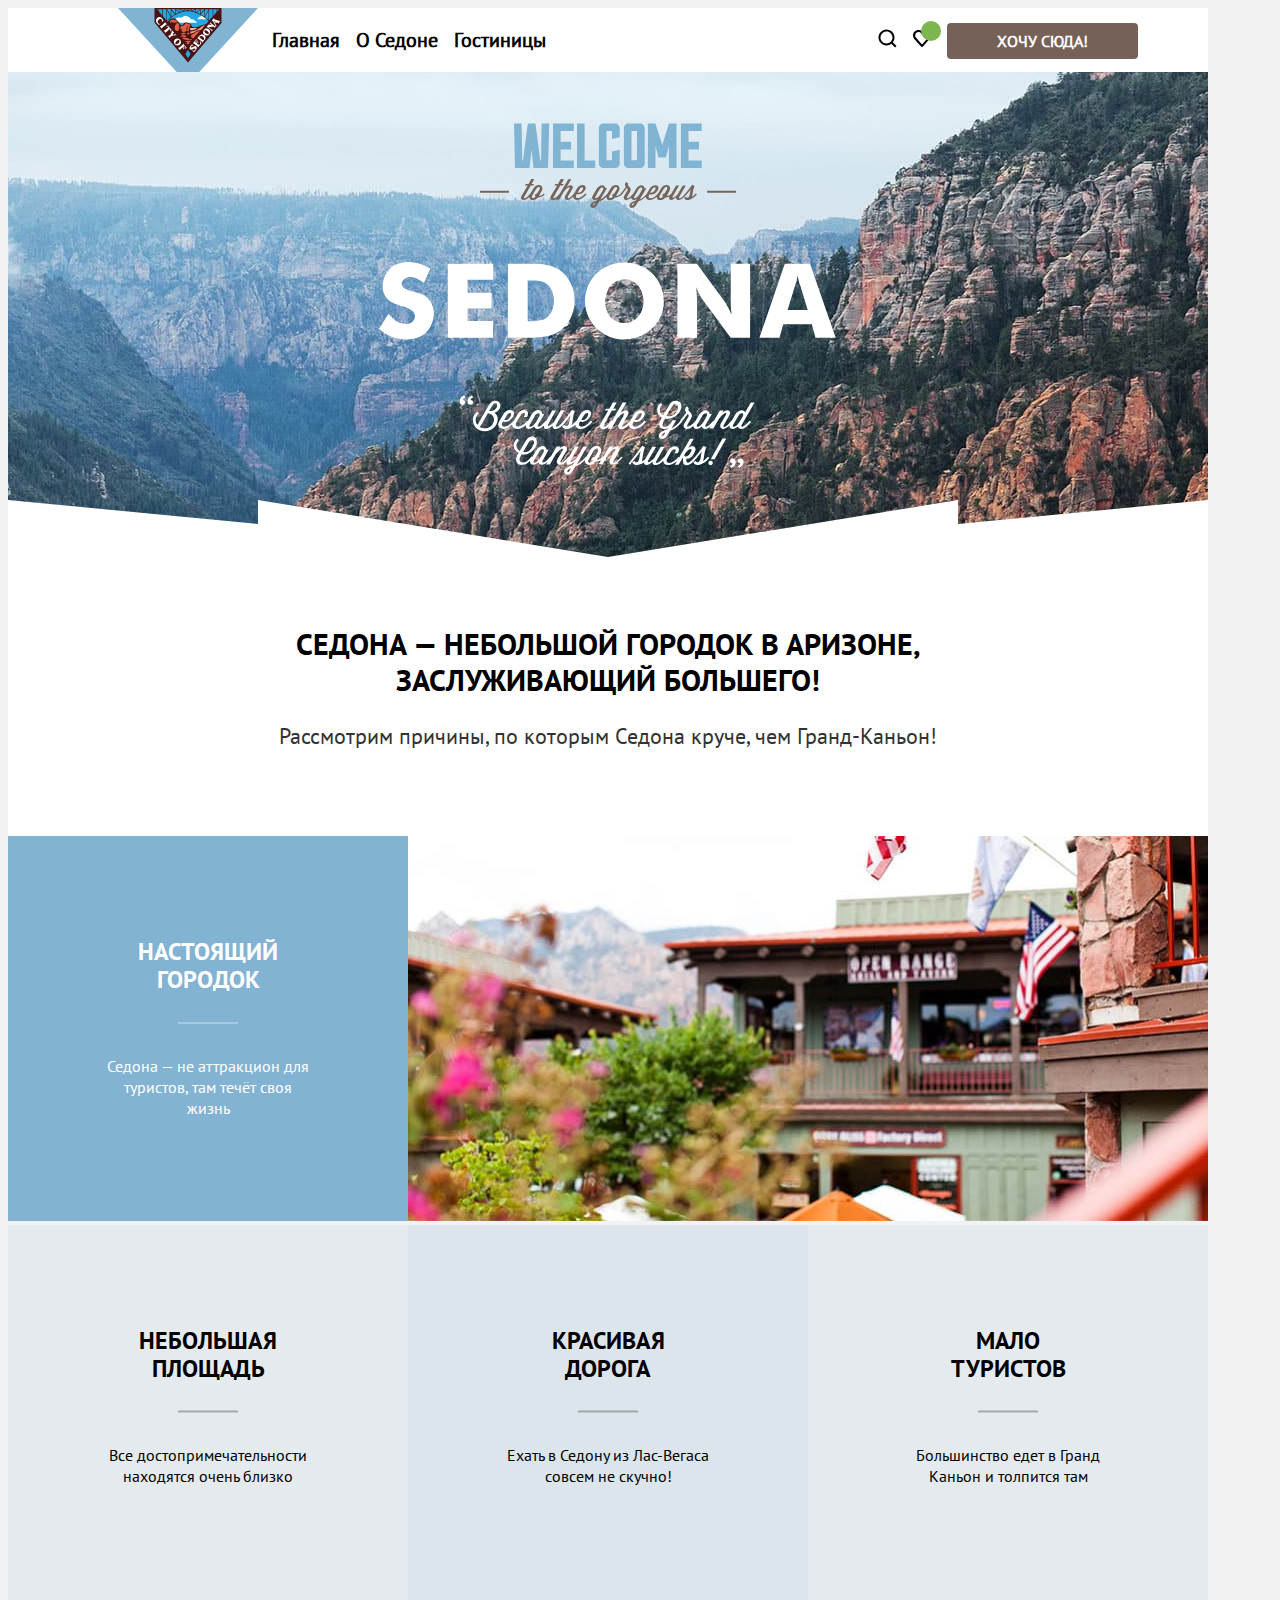
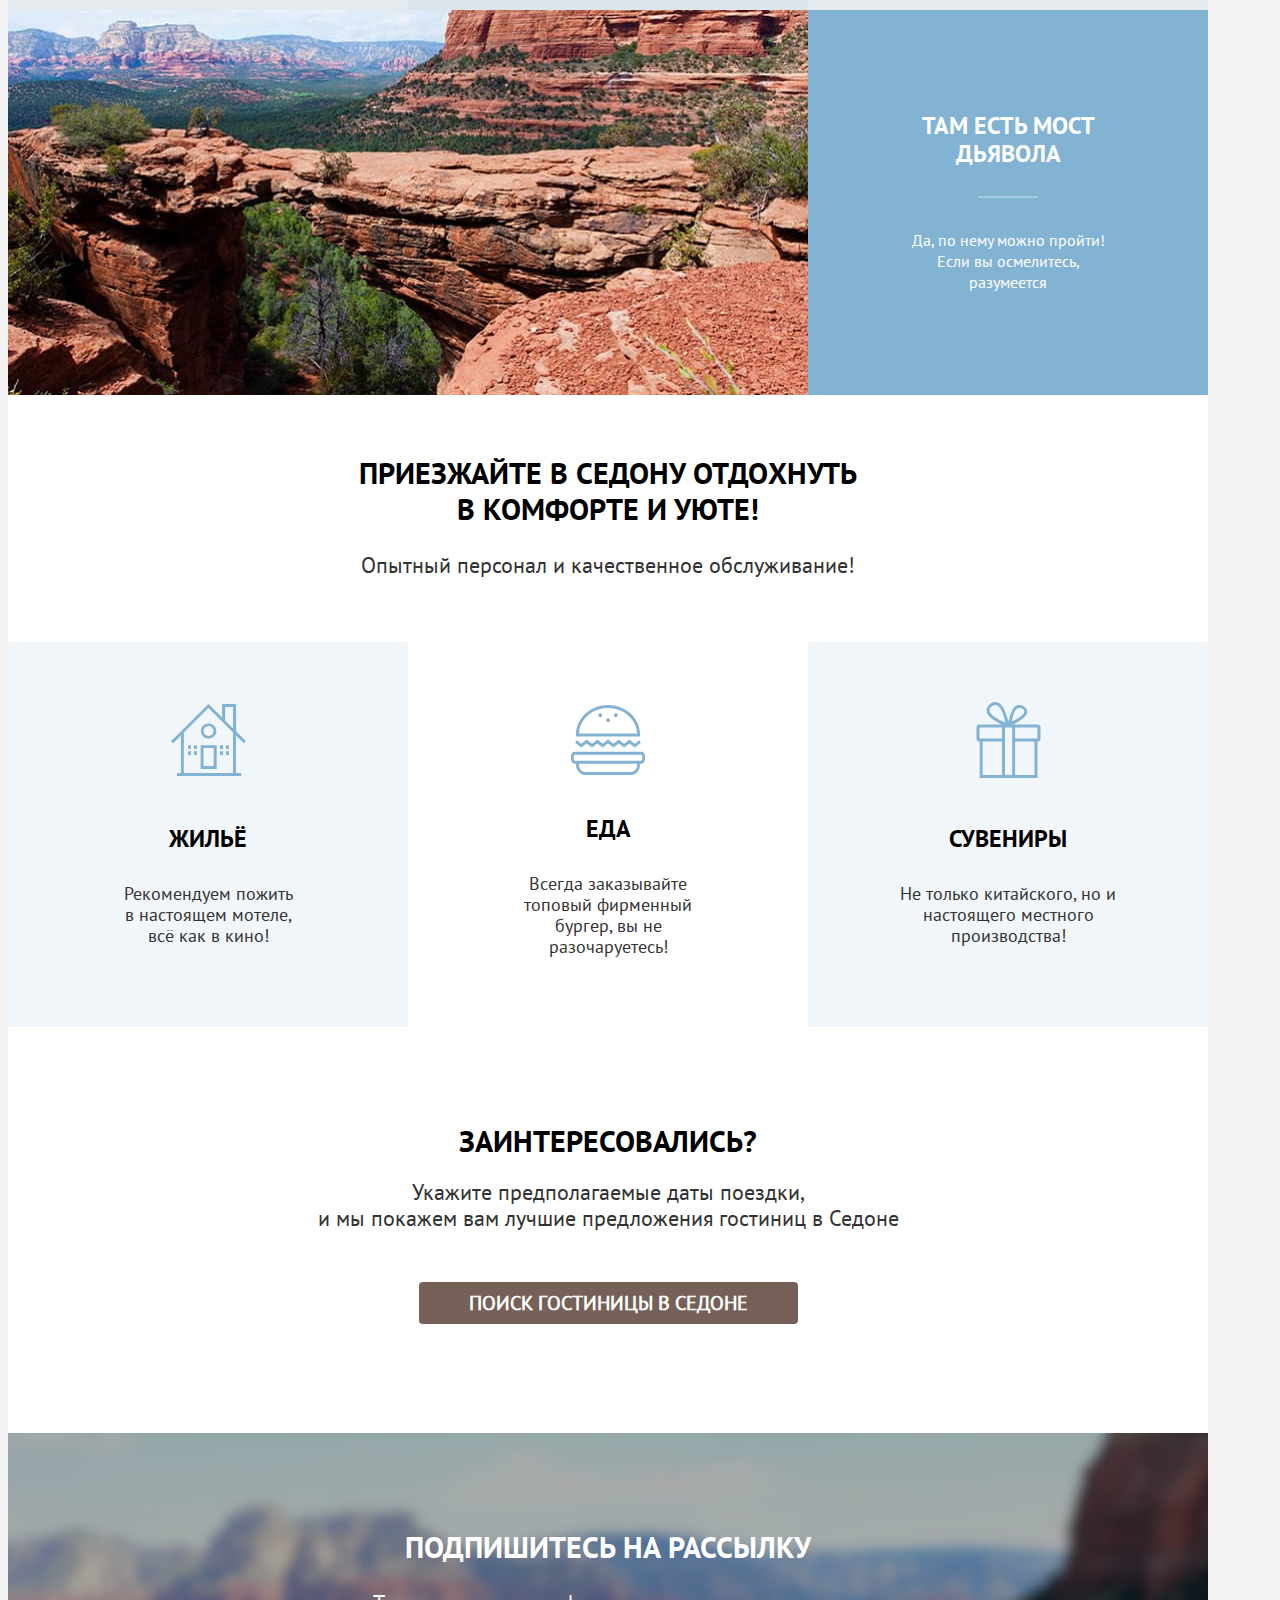
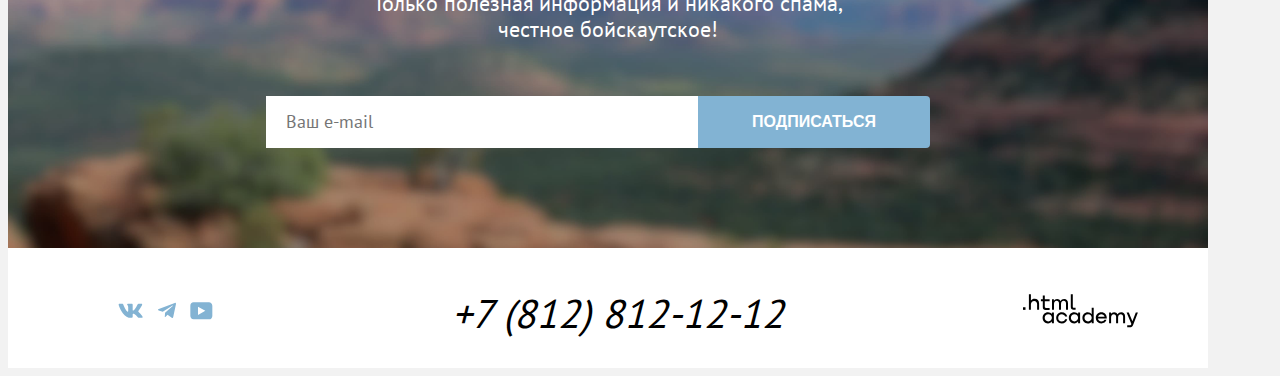
<file: index.html>
<!DOCTYPE html>
<html lang="ru">
<head>
  <meta charset="UTF-8">
  <meta name="viewport" content="width=device-width, initial-scale=1.0">
  <title>Седона</title>
  <link rel="stylesheet" href="styles/style.css">
</head>
<body>
  <header class="page-header">
    <nav class="navigation">
      <ul class="navigation-list">
        <div class="logo-container">
          <a class="navigation-link" href="index.html">
            <img src="images/logo.svg"  alt="Логотип сайта Седона">
          </a>
        </div>
        <li class="navigation-item">
          <a href="#">Главная</a>
        </li>
        <li class="navigation-item">
          <a href="#">О Седоне</a>
        </li>
        <li class="navigation-item">
          <a href="catalog.html">Гостиницы</a>
        </li>
      </ul>
    </nav>
    <nav class="navigation-user">
      <ul class="navigation-list">
        <li class="navigation-item">
          <a class="navigation-link search-icon" href="#">
            <span class="visually-hidden">Поиск</span>
          </a>
        </li>
        <li class="navigation-item">
          <div class="favorites">
            <a class="navigation-link" href="#">
              <span class="visually-hidden">Избранное</span>
            </a>
          </div>
        </li>
        <li class="navigation-item">
          <a class="button brown-button" href="#">
            Хочу сюда!
          </a>
        </li>
      </ul>
    </nav>
  </header>
  <main class="main-index">
    <section class="welcome">
      <img class="welcome-text-image" src='images/welcome.svg' alt="Добро пожаловать в Седону">
    </section>
    <div class="title-container">
      <h1 class="block-title">Седона — небольшой городок в Аризоне,<br>
        заслуживающий большего!</h1>
      <p class="block-title-addition">Рассмотрим причины, по которым Седона круче, чем Гранд-Каньон!</p>
    </div>
    <section class="advantages">
      <h2 class="visually-hidden">Преимущества</h2>
      <ul class="advantages-list">
        <li class="advantages-item">
          <h3>Настоящий городок</h3>
          <p class="advantages-item--description">Седона — не аттракцион для туристов, там течёт своя <br>жизнь</p>
        </li>
        <li class="advantages-img image1">
          <img src="images/real-town.jpg" alt="Пейзаж города на фоне гор и цветов">
        </li>
        <li class="advantages-item">
          <h3>Небольшая площадь</h3>
          <p class="advantages-item--description">Все достопримечательности находятся очень близко</p>
        </li>
        <li class="advantages-item">
          <h3>Красивая дорога</h3>
          <p class="advantages-item--description">Ехать в Седону из Лас-Вегаса совсем не скучно!</p>
        </li>
        <li class="advantages-item">
          <h3>Мало туристов</h3>
          <p class="advantages-item--description">Большинство едет в Гранд Каньон и толпится там</p>
        </li>
        <li class="advantages-img image2">
          <img src="images/devil-bridge.jpg" alt="Пейзаж каньона на фоне гор и растительности">
        </li>
        <li class="advantages-item">
          <h3>Там есть мост дьявола</h3>
          <p class="advantages-item--description">Да, по нему можно пройти! <br>Если вы осмелитесь, <br>разумеется</p>
        </li>
      </ul>
    </section>
    <section class="services">
      <div class="services-title">
        <h2 class="block-title">Приезжайте в Седону отдохнуть <br>в комфорте и уюте!</h2>
        <p class="block-title-addition">Опытный персонал и качественное обслуживание!</p>
      </div>
      <ul class="services-list">
        <li class="services-item">
          <h3 class="services-house">Жильё</h3>
          <p>Рекомендуем пожить <br>в настоящем мотеле, <br>всё как в кино!</p>
        </li>
        <li class="services-item">
          <h3 class="services-food">Еда</h3>
          <p>Всегда заказывайте топовый фирменный бургер, вы не разочаруетесь!</p>
        </li>
        <li class="services-item">
          <h3 class="services-presents">Сувениры</h3>
          <p >Не только китайского, но и настоящего местного производства!</p>
        </li>
      </ul>
    </section>
    <section class="conversion">
      <h2 class="block-title">Заинтересовались?</h2>
      <p class="block-title-addition">Укажите предполагаемые даты поездки, <br>и мы покажем вам лучшие предложения гостиниц в Седоне</p>
      <a class="button brown-button" href="catalog.html">
        <span>Поиск гостиницы в седоне</span>
      </a>
    </section>
    <section class="subscribe">
      <h2 class="block-title">Подпишитесь на рассылку</h2>
      <p class="block-title-addition">Только полезная информация и никакого спама, <br>честное бойскаутское!</p>
      <form class="subscribe-form" action="https://echo.htmlacademy.ru/" method="post">
        <input type="email" placeholder="Ваш e-mail">
        <button class="button" type="submit">Подписаться</button>
      </form>
    </section>
  </main>
  <footer class="page-footer">
    <ul class="social-list">
      <li class="social-item">
        <a class="vk" href="#">
          <p class="visually-hidden">Вконтакте</p>
        </a>
      </li>
      <li class="social-item">
        <a class="telegram" href="#">
          <p class="visually-hidden">Телеграм</p>
        </a>
      </li>
      <li class="social-item">
        <a class="youtube" href="#">
          <p class="visually-hidden">Ютуб</p>
        </a>
      </li>
    </ul>
    <address>
      <a href="tel:88128121212">+7 (812) 812-12-12</a>
    </address>
    <a href="https://htmlacademy.ru/intensive/htmlcss"><img class="footer-logo" src="images/logo-htmlacademy.svg" alt="Логотип сайта HTMLAcademy"></a>
  </footer>
</body>
</html>
</file>
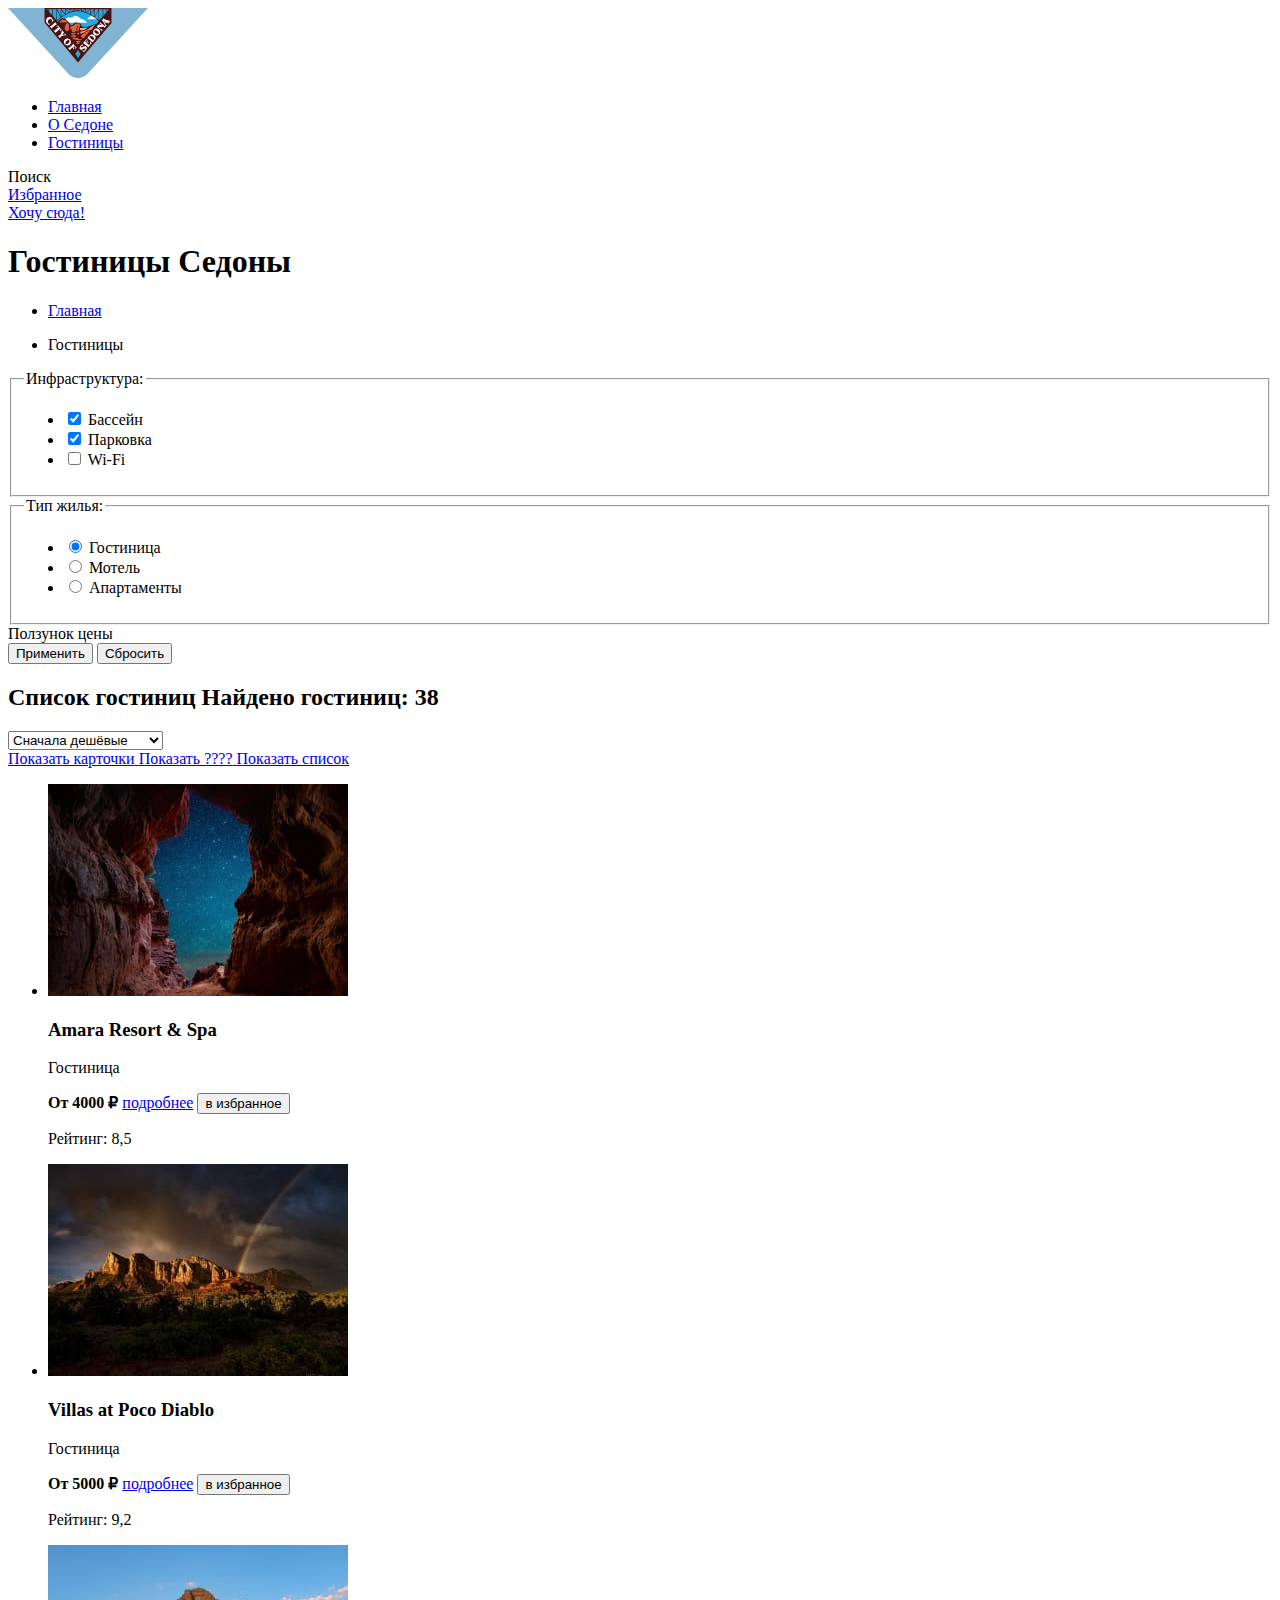
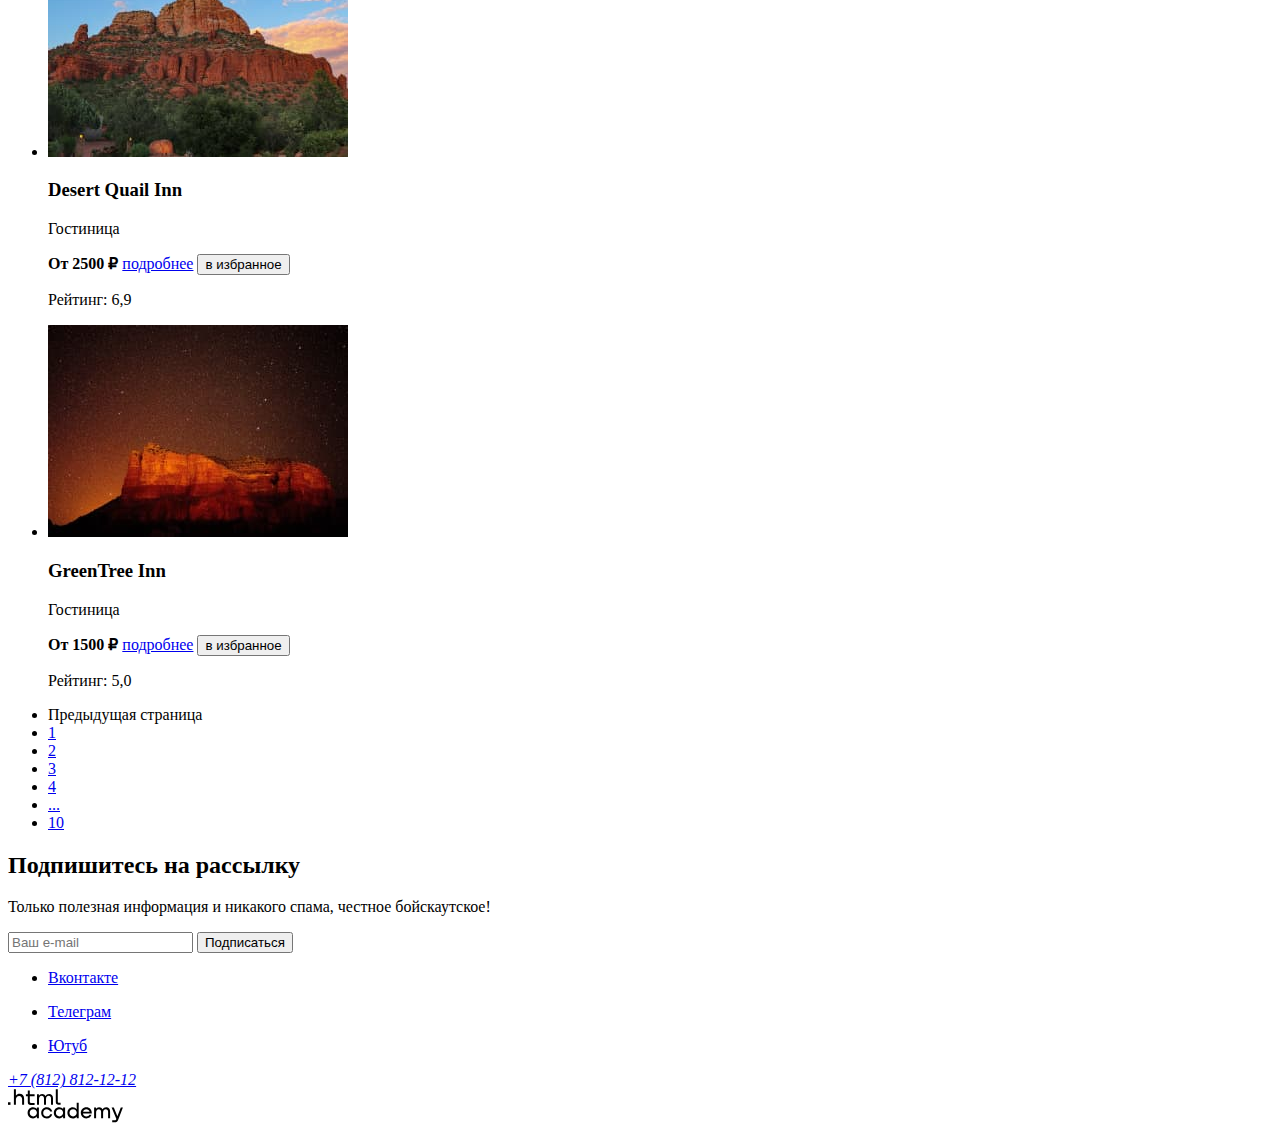
<file: catalog.html>
<!DOCTYPE html>
<html lang="ru">
<head>
    <meta charset="UTF-8">
    <meta name="viewport" content="width=device-width, initial-scale=1.0">
    <title>Гостиницы Седоны</title>
</head>
<body>
    <header class="page-header">
        <nav class="navigation">
          <a class="navigation-link" href="index.html">
            <img class="logo" src="images/logo.svg" alt="Логотип сайта Седона">
          </a>
          <ul class="navigation-list">
            <li class="navigation-item">
              <a href="#">Главная</a>
            </li>
            <li class="navigation-item">
              <a href="#">О Седоне</a>
            </li>
            <li class="navigation-item">
              <a href="catalog.html">Гостиницы</a>
            </li>
          </ul>
        </nav>
        <nav class="navigation-user">
          <li class="navigation-item">
            <a class="navigation-limk">
              <span class="visually-hidden">Поиск</span>
            </a>
          </li>
          <li class="navigation-item">
            <a class="navigation-link" href="#">
              <span class="visually-hidden">Избранное</span>
            </a>
          </li>
          <li class="navigation-item">
            <a class="button" href="#">
              Хочу сюда!
            </a>
          </li>
        </nav>
      </header>

      <main class="catalog-content">
        <h1 class="catalog-title">Гостиницы Седоны</h1>
        <ul class="breadcrumbs">
          <li class="breadcrumbs-item">
            <a class="breadcrumbs-link" href="index.html"><p class="visually-hidden">Главная</p></a>
          </li>
          <li class="breadcrumbs-item">
            <a class="breadcrumbs-link">Гостиницы</a>
          </li>
        </ul>
        <section class="filter-interface">
          <form class="catalog-filter" action="https://echo.htmlacademy.ru/" method="get">
            <fieldset class="catalog-filter-group">
              <legend class="catalog-filter-title">Инфраструктура:</legend>
              <ul class="catalog-filter-list">
                <li class="catalog-filter-item">
                  <label class="control">
                    <input class="control-input" type="checkbox" name="pool" checked>
                      Бассейн
                  </label>
                </li>
                <li class="catalog-filter-item">
                  <label class="control">
                    <input class="control-input" type="checkbox" name="parking" checked>
                      Парковка
                  </label>
                </li>
                <li class="catalog-filter-item">
                  <label class="control">
                    <input class="control-input" type="checkbox" name="Wi-Fi">
                     Wi-Fi
                  </label>
                </li>
              </ul>
            </fieldset>

            <fieldset class="catalog-filter-group">
              <legend class="catalog-filter-title">Тип жилья:</legend>
              <ul class="catalog-filter-list">
                <li class="catalog-filter-item">
                  <label class="control">
                    <input class="control-input" type="radio" name="product-type" value="hotel" checked>
                      Гостиница
                  </label>
                </li>
                <li class="catalog-filter-item">
                  <label class="control">
                    <input class="control-input" type="radio" name="product-type" value="motel">
                      Мотель
                  </label>
                </li>
                <li class="catalog-filter-item">
                  <label class="control">
                    <input class="control-input" type="radio" name="product-type" value="apartments">
                      Апартаменты
                  </label>
                </li>
              </ul>
            </fieldset>
          </form>

          <form>Ползунок цены</form>

          <div class="filter-buttons">
            <button class="button">Применить</button>
            <button class="button">Сбросить</button>
          </div>
        </section>

        <section class="apartments-sort">
          <div class="apartments-selectbox">
            <h2>
              <span class="visually-hidden">Список гостиниц</span>
              Найдено гостиниц: 38
            </h2>
            <select class="select-control" aria-label="Сортировка">
              <option value="cheap">Сначала дешёвые</option>
              <option value="expensive">Сначала дорогие</option>
              <option value="popular">Сначала популярные</option>
            </select>
            <div class="catalog-format">
              <a class="button" href="#">
                <span class="visually-hidden">Показать карточки</span>
              </a>
              <a href="#" class="button button-light">
                <span class="visually-hidden">Показать ????</span>
              </a>
              <a href="#" class="button button-light">
                <span class="visually-hidden">Показать список</span>
              </a>
            </div>
          </div>

          <ul class="apartments-list">
            <li class="apartments-list-item">
              <img src="images/amara-resort-spa.jpg" alt="Выход из пещеры с видом на звезды">
              <h3>Amara Resort & Spa</h3>
              <p class="apartments-item-type">Гостиница</p>
              <b class="apartments-item-price">От 4000 ₽</b>
              <a class="button" href="#">подробнее</a>
              <button class="button">в избранное</button>
              <p class="apartments-item-rate">Рейтинг: 8,5</p>
            </li>
            <li class="apartments-list-item">
              <img src="images/villas-at-poco-diablo.jpg" alt="Вид на горы на фоне пасмурных облаков и радуги">
              <h3>Villas at Poco Diablo</h3>
              <p class="apartments-item-type">Гостиница</p>
              <b class="apartments-item-price">От 5000 ₽</b>
              <a class="button" href="#">подробнее</a>
              <button class="button">в избранное</button>
              <p class="apartments-item-rate">Рейтинг: 9,2</p>
            </li>
            <li class="apartments-list-item">
              <img src="images/desert-quail-inn.jpg" alt="Вид на каньон на фоне растительности">
              <h3>Desert Quail Inn</h3>
              <p class="apartments-item-type">Гостиница</p>
              <b class="apartments-item-price">От 2500 ₽</b>
              <a class="button" href="#">подробнее</a>
              <button class="button">в избранное</button>
              <p class="apartments-item-rate">Рейтинг: 6,9</p>
            </li>
            <li class="apartments-list-item">
              <img src="images/green-tree-inn.jpg" alt="Вид на каньон на фоне звездного неба">
              <h3>GreenTree Inn</h3>
              <p class="apartments-item-type">Гостиница</p>
              <b class="apartments-item-price">От 1500 ₽</b>
              <a class="button" href="#">подробнее</a>
              <button class="button">в избранное</button>
              <p class="apartments-item-rate">Рейтинг: 5,0</p>
            </li>
          </ul>

          <ul class="pagination">
            <li class="pagination-item">
              <a class="pagination-link">
                <span class="visually-hidden">
                  Предыдущая страница
                </span>
              </a>
            </li>
            <li class="pagination-item">
              <a class="pagination-link pagination-current" href="#">1</a>
            </li>
            <li class="pagination-item">
              <a class="pagination-link" href="#">2</a>
            </li>
            <li class="pagination-item">
              <a class="pagination-link" href="#">3</a>
            </li>
            <li class="pagination-item">
              <a class="pagination-link" href="#">4</a>
            </li>
            <li class="pagination-item">
              <a class="pagination-link" href="#">...</a>
            </li>
            <li class="pagination-item">
              <a class="pagination-link" href="#">10</a>
            </li>
          </ul>
        </section>
        <section class="subscribe">
          <h2>Подпишитесь на рассылку</h2>
          <p>Только полезная информация и никакого спама, честное бойскаутское!</p>
          <form class="subscribe-form" action="https://echo.htmlacademy.ru/" method="post">
            <input type="email" placeholder="Ваш e-mail">
            <button class="button" type="submit">Подписаться</button>
          </form>
        </section>
      </main>
      <footer class="page-footer">
        <ul class="social-list">
          <li class="social-item">
            <a href="#">
              <p class="visually-hidden">Вконтакте</p>
            </a>
          </li>
          <li class="social-item">
            <a href="#">
              <p class="visually-hidden">Телеграм</p>
            </a>
          </li>
          <li class="social-item">
            <a href="#">
              <p class="visually-hidden">Ютуб</p>
            </a>
          </li>
        </ul>
        <address>
          <a href="tel:88128121212">+7 (812) 812-12-12</a>
        </address>
        <a href="https://htmlacademy.ru/intensive/htmlcss"><img class="footer-logo" src="images/logo-htmlacademy.svg" alt="Логотип сайта HTMLAcademy"></a>
      </footer>
</body>
</html>
</file>
<file: styles/style.css>
@font-face {
    font-family: 'PT Sans Normal';
	src: url(/fonts/ptsans-400.woff2);
}
@font-face {
    font-family: 'PT Sans Bold';
	src: url(/fonts/ptsans-700.woff2);
}


body {
    font-family: 'PT Sans Normal';
    color: #000000;
    width: 1280px;
    background-color: #F2F2F2;
    font-display: swap;
}

a {
    font-family: 'PT Sans Normal';
    color: #000000;
    text-decoration: none;
}

li {
    list-style-type: none;
}

h2, h3 {
    margin: 0;
}

.visually-hidden {
    display: none;
}

/* HEADER */
.page-header {
    width: 1060px;
    height: 64px;
    font-family: 'PT Sans Bold';
    font-size: 20px;
    font-weight: 700;
    line-height: 24px;
    padding: 0 70px;
    background-color: #FFFFFF;

    display: flex;
    align-items: center;
    justify-content: space-between;
}

.navigation-list {
    display: flex;
    align-items: center;
    gap: 16px;
}

.logo-container {
    position: relative;
    width: 138px;
    height: 64px;

}

.logo {
    position: absolute;
}

.navigation-user {
    display: flex;
    align-items: center;
    gap: 12px;
}

.search-icon::before {
    content: url('/images/search.svg');
}

.favorites {
    position: relative;
}

.favorites:before {
    content: url('/images/like.svg');
    width: 20px;
    height: 20px;
}

.favorites:after {
    content: url('/images/like-count.svg');
    position: absolute;
    width: 20px;
    height: 20px;
    left: 8px;
    bottom: 11px;
}

.button {
    font-size: 16px;
    line-height: 20px;
    font-weight: 700;
    color: #FFFFFF;
    text-transform: uppercase;
    border-radius: 4px;
    padding: 8px 50px;
}

.brown-button {
    background-color: #756157;
}

/* MAIN */
/* Block welcome */

.welcome {
    width: 1200px;
    height: 485px;
    position: relative;
    background-image: url('../images/index-background.jpg');
    background-repeat: no-repeat;
}

.welcome-text-image {
    position: absolute;
    top: 51px;

    left: 50%;
    transform: translateX(-50%);
}

.welcome::after {
    content: url('/images/index-background-mask.svg');
    position: absolute;
    height: 57px;
    bottom: 0;
}

/* Block title-container */

.title-container {
    width: 1200px;
    height: 141px;
    background-color: #FFFFFF;
    padding: 69px 0;
    text-align: center;
}

.block-title {
    font-family: 'PT Sans Bold';
    font-size: 30px;
    font-weight: 700;
    line-height: 36px;
    text-transform: uppercase;
    margin: 0;
}

.block-title-addition {
    font-family: 'PT Sans Normal';
    font-size: 22px;
    line-height: 26px;
    color: #333333;
    margin: 0;
    margin-top: 25px;
}

/* Block advantages */

.advantages-list {
    width: 1200px;
    height: 1155px;
    margin: 0;
    padding: 0;
    display: grid;
    grid-template-columns: repeat(3, auto);
    grid-template-rows: repeat(3, 1fr);
    grid-auto-flow: row;
    row-gap: 0;

}

.advantages-list p {
    margin: 0;
    max-width: 230px;
    display: inline-block;
}

.image1 {
    grid-column: 2/4;
}

.image2 {
    grid-column: 1/3;
}

.advantages-item {
    width: 400px;
    height: 385px;
    display: flex;
    flex-direction: column;
    align-items: center;
    gap: 62px;
    font-size: 16px;
    line-height: 21px;
    text-align: center;
    background-color: rgba(131, 179, 211);
    position: relative;
}

.advantages-item p {
    width: 230px;
}

.advantages-item h3 {
    font-family: 'PT Sans Bold';
    font-size: 24px;
    font-weight: 700;
    line-height: 28px;
    text-transform: uppercase;
    width: 175px;
    margin-top: 102px;
}

.advantages-item:nth-child(1), .advantages-item:last-child {
    color: #FFFFFF;
}

.advantages-item:nth-child(3), .advantages-item:nth-child(5) {
    background-color: rgba(131, 179, 211, 0.12);
}

.advantages-item:nth-child(4) {
    background-color: rgba(131, 179, 211, 0.2);
}

.advantages-item p::after {
    content: url('../images/advantages-text-separator-white.svg');
    position: absolute;
    left: 0;
    right: 0;
    bottom: 50%;
}

.advantages-item:not(.advantages-item:first-child):not(.advantages-item:last-child)::after {
    content: url('../images/advantages-text-separator-black.svg');
    position: absolute;
    left: 0;
    right: 0;
    bottom: 50%;
}

/* Block services */

.services {
    background-color: #FFFFFF;
    width: 1200px;
}

.services-title {
    padding: 64px 0;
    text-align: center;
}

.services-title .title-addition {
    margin-top: 20px;
}

.services-list {
    display: grid;
    padding-left: 0;
    grid-template-columns: repeat(3, 1fr);
    margin: 0;
}

.services-item {
    display: flex;
    flex-direction: column;
    justify-content: center;
    align-items: center;
    height: 121px;
    color: #333333;
    font-size: 18px;
    line-height: 21px;
    background-color: rgba(131, 179, 211, 0.12);
    padding: 183px 85px 81px 85px;
    position: relative;
}

.services-item:nth-child(2) {
    background-color: #FFFFFF;
}

.services-item p {
    margin: 0;
    margin-top: 30px;
    text-align: center;
}

.services-item h3 {
    font-family: 'PT Sans Bold';
    font-size: 24px;
    font-weight: 700;
    line-height: 28px;
    color: #000000;
    text-transform: uppercase;
}

.services-house::before {
    content: url('../images/services-house.svg');
    position: absolute;
    top: 101px;
    left: 50%;
    transform: translate(-50%, -50%);
}

.services-food::before {
    content: url('../images/services-food.svg');
    position: absolute;
    top: 101px;
    left: 50%;
    transform: translate(-50%, -50%);
}

.services-presents::before {
    content: url('../images/services-presents.svg');
    position: absolute;
    top: 101px;
    left: 50%;
    transform: translate(-50%, -50%);
}

/* Block conversion */

.conversion {
    width: 1200px;
    height: 214px;
    font-size: 22px;
    line-height: 26px;
    background-color: #FFFFFF;
    text-align: center;
    padding: 96px 0;
}




.conversion p {
    margin: 0;
    margin-top: 20px;
    margin-bottom: 54px;
    color: #333333;
}

.conversion .button {
    font-size: 20px;
    line-height: 36px;
}
/* Block subscribe */

.subscribe {
    width: 684px;
    height: 215px;
    padding: 96px 258px 104px 258px;
    background-image: url('../images/subscribe.jpg');
    background-size: cover;
    background-repeat: no-repeat;
    text-align: center;
}

.subscribe h2 {
    color: #FFFFFF;
}

.subscribe p {
    color: #FFFFFF;
}

.subscribe-form {
    display: grid;
    grid-template-columns: 432px 232px;
    grid-template-rows: 52px;
    margin-top: 54px;
}

.subscribe-form input {
    border: none;
    padding: 0;
    font-family: 'PT Sans Normal';
    font-size: 18px;
    line-height: 24px;
    padding-left: 20px;
}

.subscribe-form .button {
    border: none;
    background-color: #82B3D3;
    border-top-left-radius: 0;
    border-bottom-left-radius: 0;

}

/* FOOTER */

.page-footer {
    width: 1060px;
    height: 50px;
    padding: 40px 70px 30px 70px;
    background-color: #FFFFFF;
    display: flex;
    align-items: center;
    justify-content: space-between;
}

.social-list {
    display: flex;
    gap: 14.67px;
}

.vk::before {
    content: url('../images/vk.svg');
    width: 24px;
    height: 14px;
}

.telegram::before {
    content: url('../images/telegram.svg');
    width: 24px;
    height: 14px;
}

.youtube::before {
    content: url('../images/youtube.svg');
    width: 24px;
    height: 14px;
}

.page-footer address {
    font-size: 40px;
    line-height: 40px;
}
</file>
